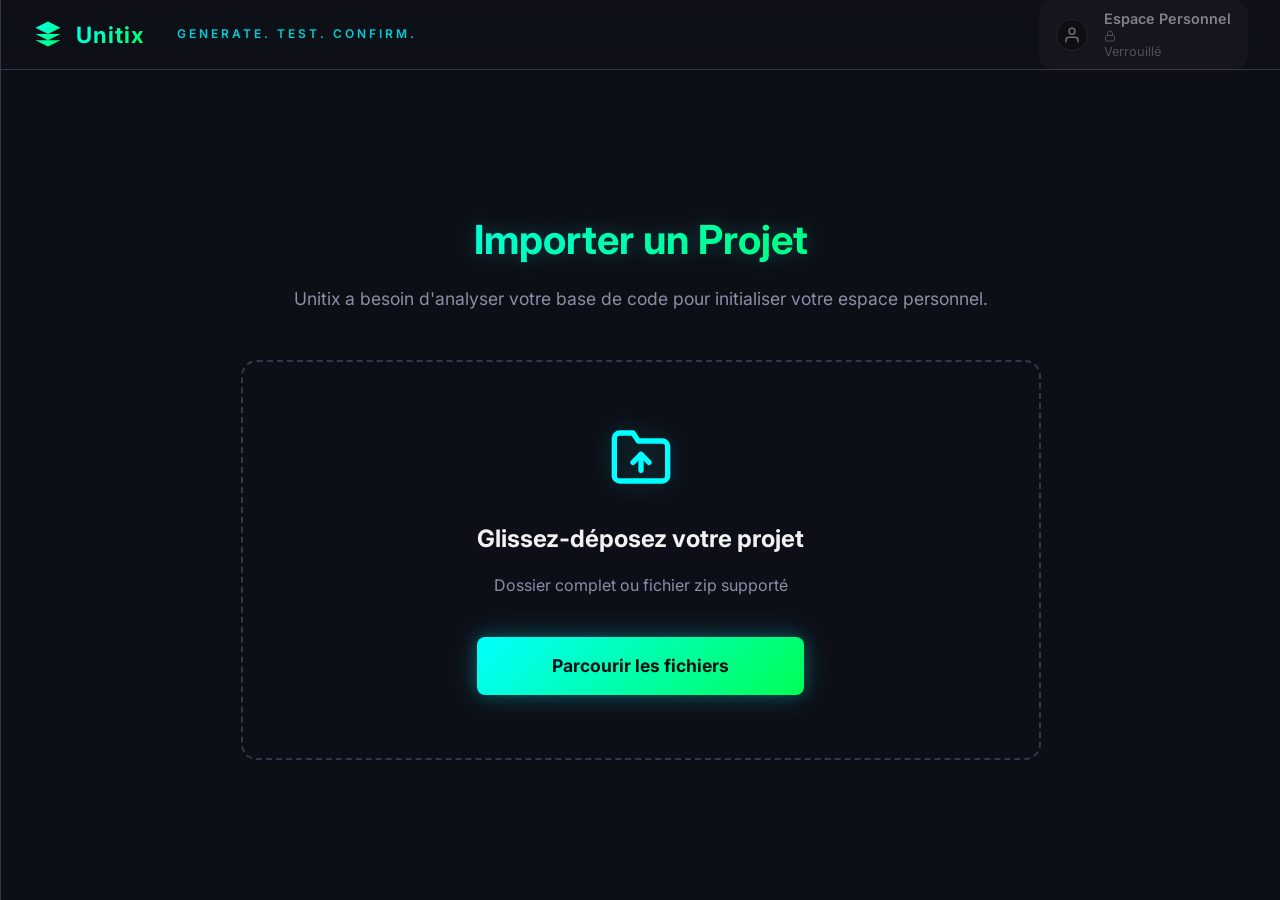
<file: index.html>
<!DOCTYPE html>
<html lang="fr">
<head>
    <meta charset="UTF-8">
    <meta name="viewport" content="width=device-width, initial-scale=1.0">
    <title>Unitix - Générateur de Tests</title>
    <meta name="description" content="Générez vos tests unitaires et d'intégration instantanément.">
    
    <!-- Polices -->
    <link rel="preconnect" href="https://fonts.googleapis.com">
    <link rel="preconnect" href="https://fonts.gstatic.com" crossorigin>
    <link href="https://fonts.googleapis.com/css2?family=Inter:wght@300;400;600;700&family=JetBrains+Mono:wght@400;700&display=swap" rel="stylesheet">
    
    <!-- CSS Modulaires -->
    <link rel="stylesheet" href="./css/variables.css">
    <link rel="stylesheet" href="./css/reset.css">
    <link rel="stylesheet" href="./css/base.css">
    <link rel="stylesheet" href="./css/layout.css">
    <link rel="stylesheet" href="./css/components/header.css">
    <link rel="stylesheet" href="./css/components/panels.css">
    <link rel="stylesheet" href="./css/components/controls.css">
    <link rel="stylesheet" href="./css/components/sidebar.css">
    <link rel="stylesheet" href="./css/pages/dashboard.css">
    <link rel="stylesheet" href="./css/pages/onboarding.css">
    <link rel="stylesheet" href="./css/components/tutorial.css">
    <link rel="stylesheet" href="./css/animations.css">
</head>
<body>
    <!-- TUTORIAL ELEMENTS (Cachés par défaut) -->
    <div class="tutorial-overlay hidden" id="tutorial-overlay"></div>
    <div class="tutorial-popover hidden" id="tutorial-popover">
        <div class="tutorial-header">
            <h3 id="tutorial-title">Titre</h3>
            <span id="tutorial-step" class="tutorial-step-badge">1/4</span>
        </div>
        <p id="tutorial-desc">Description</p>
        <div class="tutorial-actions">
            <button class="btn-skip" id="tutorial-btn-skip">Passer</button>
            <button class="btn-next" id="tutorial-btn-next">Suivant</button>
        </div>
    </div>

    <div class="app-container">
        <!-- SIDEBAR ESPACE PERSONNEL -->
        <aside id="sidebar" class="sidebar">
            <div class="sidebar-header">
                <h3>Tableau de Bord</h3>
                <button id="close-sidebar" class="icon-btn">
                    <svg viewBox="0 0 24 24" width="20" height="20" stroke="currentColor" stroke-width="2" fill="none" stroke-linecap="round" stroke-linejoin="round"><line x1="18" y1="6" x2="6" y2="18"></line><line x1="6" y1="6" x2="18" y2="18"></line></svg>
                </button>
            </div>
            <nav class="sidebar-nav" id="sidebar-nav">
                <a href="#" class="nav-item active" data-view="dashboard">
                    <svg viewBox="0 0 24 24" width="18" height="18" stroke="currentColor" stroke-width="2" fill="none"><rect x="3" y="3" width="7" height="7"></rect><rect x="14" y="3" width="7" height="7"></rect><rect x="14" y="14" width="7" height="7"></rect><rect x="3" y="14" width="7" height="7"></rect></svg>
                    <span class="nav-text">Vue d'ensemble</span>
                </a>
                <a href="#" class="nav-item" data-view="generator">
                    <svg viewBox="0 0 24 24" width="18" height="18" stroke="currentColor" stroke-width="2" fill="none"><polygon points="13 2 3 14 12 14 11 22 21 10 12 10 13 2"></polygon></svg>
                    <span class="nav-text">Générateur</span>
                </a>
                <a href="#" class="nav-item" data-view="history">
                    <svg viewBox="0 0 24 24" width="18" height="18" stroke="currentColor" stroke-width="2" fill="none"><polyline points="22 12 18 12 15 21 9 3 6 12 2 12"></polyline></svg>
                    <span class="nav-text">Historique des Tests</span>
                </a>
                <a href="#" class="nav-item" data-view="architecture">
                    <svg viewBox="0 0 24 24" width="18" height="18" stroke="currentColor" stroke-width="2" fill="none"><polygon points="12 2 2 7 12 12 22 7 12 2"></polygon><polyline points="2 17 12 22 22 17"></polyline><polyline points="2 12 12 17 22 12"></polyline></svg>
                    <span class="nav-text">Architecture Projet</span>
                </a>
                <a href="#" class="nav-item" data-view="templates">
                    <svg viewBox="0 0 24 24" width="18" height="18" stroke="currentColor" stroke-width="2" fill="none"><path d="M12 20h9"></path><path d="M16.5 3.5a2.121 2.121 0 0 1 3 3L7 19l-4 1 1-4L16.5 3.5z"></path></svg>
                    <span class="nav-text">Templates Perso</span>
                </a>
                <a href="#" class="nav-item" data-view="settings">
                    <svg viewBox="0 0 24 24" width="18" height="18" stroke="currentColor" stroke-width="2" fill="none"><circle cx="12" cy="12" r="3"></circle><path d="M19.4 15a1.65 1.65 0 0 0 .33 1.82l.06.06a2 2 0 0 1 0 2.83 2 2 0 0 1-2.83 0l-.06-.06a1.65 1.65 0 0 0-1.82-.33 1.65 1.65 0 0 0-1 1.51V21a2 2 0 0 1-2 2 2 2 0 0 1-2-2v-.09A1.65 1.65 0 0 0 9 19.4a1.65 1.65 0 0 0-1.82.33l-.06.06a2 2 0 0 1-2.83 0 2 2 0 0 1 0-2.83l.06-.06a1.65 1.65 0 0 0 .33-1.82 1.65 1.65 0 0 0-1.51-1H3a2 2 0 0 1-2-2 2 2 0 0 1 2-2h.09A1.65 1.65 0 0 0 4.6 9a1.65 1.65 0 0 0-.33-1.82l-.06-.06a2 2 0 0 1 0-2.83 2 2 0 0 1 2.83 0l.06.06a1.65 1.65 0 0 0 1.82.33H9a1.65 1.65 0 0 0 1-1.51V3a2 2 0 0 1 2-2 2 2 0 0 1 2 2v.09a1.65 1.65 0 0 0 1 1.51 1.65 1.65 0 0 0 1.82-.33l.06-.06a2 2 0 0 1 2.83 0 2 2 0 0 1 0 2.83l-.06.06a1.65 1.65 0 0 0-.33 1.82V9a1.65 1.65 0 0 0 1.51 1H21a2 2 0 0 1 2 2 2 2 0 0 1-2 2h-.09a1.65 1.65 0 0 0-1.51 1z"></path></svg>
                    <span class="nav-text">Paramètres</span>
                </a>
                
                <div style="flex: 1;"></div>
                
                <a href="login.html" class="nav-item" style="color: #ff6b6b; border-top: 1px solid var(--border-light); margin-top: 1rem;">
                    <svg viewBox="0 0 24 24" width="18" height="18" stroke="currentColor" stroke-width="2" fill="none"><path d="M9 21H5a2 2 0 0 1-2-2V5a2 2 0 0 1 2-2h4"></path><polyline points="16 17 21 12 16 7"></polyline><line x1="21" y1="12" x2="9" y2="12"></line></svg>
                    <span class="nav-text">Déconnexion</span>
                </a>
            </nav>
        </aside>

        <!-- MAIN CONTENT WRAPPER -->
        <div class="main-content">
            <!-- HEADER -->
        <header class="app-header">
            <div class="header-left">
                <div class="logo-container" id="app-logo-btn" style="cursor: pointer;">
                    <div class="logo-icon"></div>
                    <h1 class="logo-text">Unitix</h1>
                </div>
                <p class="slogan">GENERATE. TEST. CONFIRM.</p>
            </div>
            
            <div class="header-right">
                <div class="project-selector-wrapper hidden" id="project-selector-wrapper">
                    <svg viewBox="0 0 24 24" width="16" height="16" stroke="var(--neon-cyan)" stroke-width="2" fill="none" class="folder-icon"><path d="M22 19a2 2 0 0 1-2 2H4a2 2 0 0 1-2-2V5a2 2 0 0 1 2-2h5l2 3h9a2 2 0 0 1 2 2z"></path></svg>
                    <select id="project-selector" class="project-select">
                        <option value="ecommerce">E-commerce App</option>
                        <option value="admin">Admin Dashboard</option>
                        <option value="new">➕ Importer un nouveau projet...</option>
                    </select>
                </div>
                
                <div class="user-profile locked" id="user-profile-btn">
                    <div class="avatar">
                        <svg viewBox="0 0 24 24" fill="none" stroke="currentColor" stroke-width="2" stroke-linecap="round" stroke-linejoin="round"><path d="M20 21v-2a4 4 0 0 0-4-4H8a4 4 0 0 0-4 4v2"></path><circle cx="12" cy="7" r="4"></circle></svg>
                    </div>
                    <div class="user-info">
                        <span class="user-name">Espace Personnel</span>
                        <span class="user-role" id="profile-status"><svg viewBox="0 0 24 24" width="12" height="12" stroke="currentColor" stroke-width="2" fill="none" style="vertical-align: middle; margin-right: 4px;"><rect x="3" y="11" width="18" height="11" rx="2" ry="2"></rect><path d="M7 11V7a5 5 0 0 1 10 0v4"></path></svg>Verrouillé</span>
                    </div>
                </div>
            </div>
        </header>

        <!-- MAIN WORKSPACE -->
        <main class="workspace" id="app-content">
            
            <!-- VUE: ONBOARDING (ACTIVE PAR DEFAUT) -->
            <section class="view-section active-view" id="view-onboarding">
                <div class="onboarding-container">
                    <div class="onboarding-header">
                        <h2>Importer un Projet</h2>
                        <p>Unitix a besoin d'analyser votre base de code pour initialiser votre espace personnel.</p>
                    </div>
                    
                    <div class="huge-upload-zone" id="project-upload-zone">
                        <div class="upload-content">
                            <svg viewBox="0 0 24 24" fill="none" stroke="currentColor" stroke-width="2" stroke-linecap="round" stroke-linejoin="round" class="upload-icon-large"><path d="M22 19a2 2 0 0 1-2 2H4a2 2 0 0 1-2-2V5a2 2 0 0 1 2-2h5l2 3h9a2 2 0 0 1 2 2z"></path><line x1="12" y1="11" x2="12" y2="17"></line><polyline points="9 14 12 11 15 14"></polyline></svg>
                            <h3>Glissez-déposez votre projet</h3>
                            <p>Dossier complet ou fichier zip supporté</p>
                            <button class="glow-button" style="margin-top: 1.5rem;">Parcourir les fichiers</button>
                        </div>
                        
                        <!-- Écran de chargement (caché par défaut) -->
                        <div class="analysis-loader hidden">
                            <div class="spinner-large"></div>
                            <h3 id="analysis-step-text">Lecture des fichiers...</h3>
                            <p class="analysis-subtext">Veuillez patienter pendant que Unitix cartographie l'architecture.</p>
                        </div>
                    </div>
                </div>
            </section>

            <!-- VUE: DASHBOARD -->
            <section class="view-section hidden-view" id="view-dashboard">
                <div class="dashboard-header">
                    <h2>Vue d'ensemble</h2>
                    <p>Bienvenue sur Unitix. Voici un résumé de vos tests récents.</p>
                </div>
                <div class="stat-cards">
                    <div class="stat-card">
                        <h3>Tests Générés (Ce Mois)</h3>
                        <p class="stat-value">1,248</p>
                        <span class="stat-trend positive">↑ 12% vs mois dernier</span>
                    </div>
                    <div class="stat-card">
                        <h3>Taux de Couverture (Est.)</h3>
                        <p class="stat-value">84%</p>
                        <span class="stat-trend positive">↑ 5% vs mois dernier</span>
                    </div>
                    <div class="stat-card">
                        <h3>Temps Gagné</h3>
                        <p class="stat-value">42h</p>
                        <span class="stat-trend neutral">-</span>
                    </div>
                </div>
                <div class="dashboard-placeholder">
                    <svg viewBox="0 0 24 24" width="48" height="48" stroke="currentColor" stroke-width="1" fill="none"><polyline points="22 12 18 12 15 21 9 3 6 12 2 12"></polyline></svg>
                    <p>Graphique de génération de tests à venir...</p>
                </div>
            </section>

            <!-- VUE: GENERATOR -->
            <section class="view-section hidden-view generator-layout" id="view-generator">
                <!-- PANNEAU GAUCHE: INPUT CODE -->
                <section class="panel input-panel">
                <div class="panel-header">
                    <div class="tabs">
                        <button class="tab-btn active" data-target="single-file">Fichier Unique</button>
                        <button class="tab-btn" data-target="project-mode">Projet Entier</button>
                    </div>
                    <span class="badge">JS / TS</span>
                </div>
                
                <div class="editor-container active-tab" id="single-file">
                    <textarea id="source-code" class="code-editor" spellcheck="false" placeholder="// Collez votre code ici...

function calculateTotal(price, taxRate) {
    if (price < 0 || taxRate < 0) {
        throw new Error('Invalid input');
    }
    return price + (price * taxRate);
}"></textarea>
                </div>
                
                <div class="editor-container hidden-tab" id="project-mode">
                    <div class="upload-zone">
                        <svg viewBox="0 0 24 24" fill="none" stroke="currentColor" stroke-width="2" stroke-linecap="round" stroke-linejoin="round" class="upload-icon"><path d="M22 19a2 2 0 0 1-2 2H4a2 2 0 0 1-2-2V5a2 2 0 0 1 2-2h5l2 3h9a2 2 0 0 1 2 2z"></path></svg>
                        <p>Glissez-déposez votre dossier de projet ici</p>
                        <span class="upload-or">ou</span>
                        <button class="outline-btn">Sélectionner un dossier</button>
                    </div>
                </div>
            </section>

            <!-- PANNEAU CENTRAL: CONFIGURATION -->
            <section class="panel config-panel">
                <div class="config-section">
                    <label for="framework-select">Framework</label>
                    <div class="select-wrapper">
                        <select id="framework-select" class="custom-select">
                            <option value="jest">Jest</option>
                            <option value="mocha">Mocha / Chai</option>
                            <option value="vitest">Vitest</option>
                            <option value="pytest">PyTest</option>
                        </select>
                    </div>
                </div>

                <div class="config-section">
                    <label>Type de Test</label>
                    <div class="radio-group">
                        <label class="radio-label">
                            <input type="radio" name="test-type" value="unit" checked>
                            <span class="radio-custom"></span>
                            Unitaire
                        </label>
                        <label class="radio-label">
                            <input type="radio" name="test-type" value="integration">
                            <span class="radio-custom"></span>
                            Intégration
                        </label>
                        <label class="radio-label">
                            <input type="radio" name="test-type" value="e2e">
                            <span class="radio-custom"></span>
                            E2E
                        </label>
                    </div>
                </div>

                <div class="action-container">
                    <button id="generate-btn" class="glow-button">
                        <span class="btn-text">Générer les Tests</span>
                        <div class="loader hidden"></div>
                    </button>
                </div>
                
                <!-- Shield Icon Decoration (referencing logo) -->
                <div class="shield-decoration">
                    <svg viewBox="0 0 24 24" class="check-icon" stroke="currentColor" stroke-width="3" fill="none" stroke-linecap="round" stroke-linejoin="round"><polyline points="20 6 9 17 4 12"></polyline></svg>
                </div>
            </section>

            <!-- PANNEAU DROITE: OUTPUT TEST -->
            <section class="panel output-panel">
                <div class="panel-header">
                    <h2>Tests Générés</h2>
                    <button id="copy-btn" class="icon-btn" title="Copier le code">
                        <svg viewBox="0 0 24 24" width="20" height="20" stroke="currentColor" stroke-width="2" fill="none" stroke-linecap="round" stroke-linejoin="round" class="css-i6dzq1"><rect x="9" y="9" width="13" height="13" rx="2" ry="2"></rect><path d="M5 15H4a2 2 0 0 1-2-2V4a2 2 0 0 1 2-2h9a2 2 0 0 1 2 2v1"></path></svg>
                    </button>
                </div>
                <div class="editor-container result-container">
                    <pre id="output-code" class="code-output"><code class="language-javascript">// Vos tests apparaîtront ici...</code></pre>
                </div>
            </section>
            </section> <!-- Fin de view-generator -->

            <!-- VUE: HISTORY -->
            <section class="view-section hidden-view" id="view-history">
                <h2>Historique des Tests</h2>
                <div class="table-container">
                    <table class="data-table">
                        <thead>
                            <tr>
                                <th>Date</th>
                                <th>Fichier / Projet</th>
                                <th>Framework</th>
                                <th>Type</th>
                                <th>Statut</th>
                            </tr>
                        </thead>
                        <tbody>
                            <tr>
                                <td>Aujourd'hui, 10:15</td>
                                <td><code>authService.js</code></td>
                                <td>Jest</td>
                                <td>Unitaire</td>
                                <td><span class="badge badge-success">Généré</span></td>
                            </tr>
                            <tr>
                                <td>Aujourd'hui, 09:30</td>
                                <td><code>api/routes</code></td>
                                <td>PyTest</td>
                                <td>Intégration</td>
                                <td><span class="badge badge-success">Généré</span></td>
                            </tr>
                            <tr>
                                <td>Hier, 15:45</td>
                                <td><code>CheckoutComponent.jsx</code></td>
                                <td>Vitest</td>
                                <td>Unitaire</td>
                                <td><span class="badge badge-error">Erreur</span></td>
                            </tr>
                        </tbody>
                    </table>
                </div>
            </section>

            <!-- VUE: ARCHITECTURE -->
            <section class="view-section hidden-view" id="view-architecture">
                <h2>Architecture du Projet</h2>
                <div class="tree-view">
                    <ul>
                        <li class="folder open">
                            <span class="node-title"><svg viewBox="0 0 24 24" width="16" height="16" stroke="currentColor" stroke-width="2" fill="none" class="folder-icon"><path d="M22 19a2 2 0 0 1-2 2H4a2 2 0 0 1-2-2V5a2 2 0 0 1 2-2h5l2 3h9a2 2 0 0 1 2 2z"></path></svg> src/</span>
                            <ul>
                                <li class="folder open">
                                    <span class="node-title"><svg viewBox="0 0 24 24" width="16" height="16" stroke="currentColor" stroke-width="2" fill="none" class="folder-icon"><path d="M22 19a2 2 0 0 1-2 2H4a2 2 0 0 1-2-2V5a2 2 0 0 1 2-2h5l2 3h9a2 2 0 0 1 2 2z"></path></svg> components/</span>
                                    <ul>
                                        <li class="file tested"><span class="node-title"><svg viewBox="0 0 24 24" width="16" height="16" stroke="currentColor" stroke-width="2" fill="none" class="file-icon"><path d="M13 2H6a2 2 0 0 0-2 2v16a2 2 0 0 0 2 2h12a2 2 0 0 0 2-2V9z"></path><polyline points="13 2 13 9 20 9"></polyline></svg> Button.jsx</span> <span class="coverage">100%</span></li>
                                        <li class="file untested"><span class="node-title"><svg viewBox="0 0 24 24" width="16" height="16" stroke="currentColor" stroke-width="2" fill="none" class="file-icon"><path d="M13 2H6a2 2 0 0 0-2 2v16a2 2 0 0 0 2 2h12a2 2 0 0 0 2-2V9z"></path><polyline points="13 2 13 9 20 9"></polyline></svg> Header.jsx</span> <span class="coverage">0%</span></li>
                                    </ul>
                                </li>
                                <li class="folder">
                                    <span class="node-title"><svg viewBox="0 0 24 24" width="16" height="16" stroke="currentColor" stroke-width="2" fill="none" class="folder-icon"><path d="M22 19a2 2 0 0 1-2 2H4a2 2 0 0 1-2-2V5a2 2 0 0 1 2-2h5l2 3h9a2 2 0 0 1 2 2z"></path></svg> utils/</span>
                                    <ul>
                                        <li class="file tested"><span class="node-title"><svg viewBox="0 0 24 24" width="16" height="16" stroke="currentColor" stroke-width="2" fill="none" class="file-icon"><path d="M13 2H6a2 2 0 0 0-2 2v16a2 2 0 0 0 2 2h12a2 2 0 0 0 2-2V9z"></path><polyline points="13 2 13 9 20 9"></polyline></svg> math.js</span> <span class="coverage">100%</span></li>
                                    </ul>
                                </li>
                            </ul>
                        </li>
                    </ul>
                </div>
            </section>

            <!-- VUE: TEMPLATES -->
            <section class="view-section hidden-view" id="view-templates">
                <h2>Templates Personnalisés</h2>
                <div class="panel">
                    <textarea class="code-editor" style="height: 300px;">// Définissez vos règles globales de mocks ici
export const globalMocks = {
    'axios': () => ({
        get: vi.fn(),
        post: vi.fn()
    })
};</textarea>
                    <button class="glow-button" style="margin-top: 1rem;">Sauvegarder les templates</button>
                </div>
            </section>

            <!-- VUE: SETTINGS -->
            <section class="view-section hidden-view" id="view-settings">
                <h2>Paramètres</h2>
                <form class="settings-form panel">
                    <div class="input-group">
                        <label>Framework par défaut</label>
                        <select class="custom-select">
                            <option>Jest</option>
                            <option>Vitest</option>
                            <option>PyTest</option>
                        </select>
                    </div>
                    <div class="input-group" style="margin-top: 1rem;">
                        <label>Thème</label>
                        <select class="custom-select">
                            <option>Sombre (Néon)</option>
                            <option>Clair</option>
                        </select>
                    </div>
                    <button class="glow-button" style="margin-top: 2rem;">Appliquer</button>
                </form>
            </section>

        </main>
        </div>
    </div>

    <!-- Scripts Modulaires -->
    <script type="module" src="./js/main.js"></script>
</body>
</html>
</file>
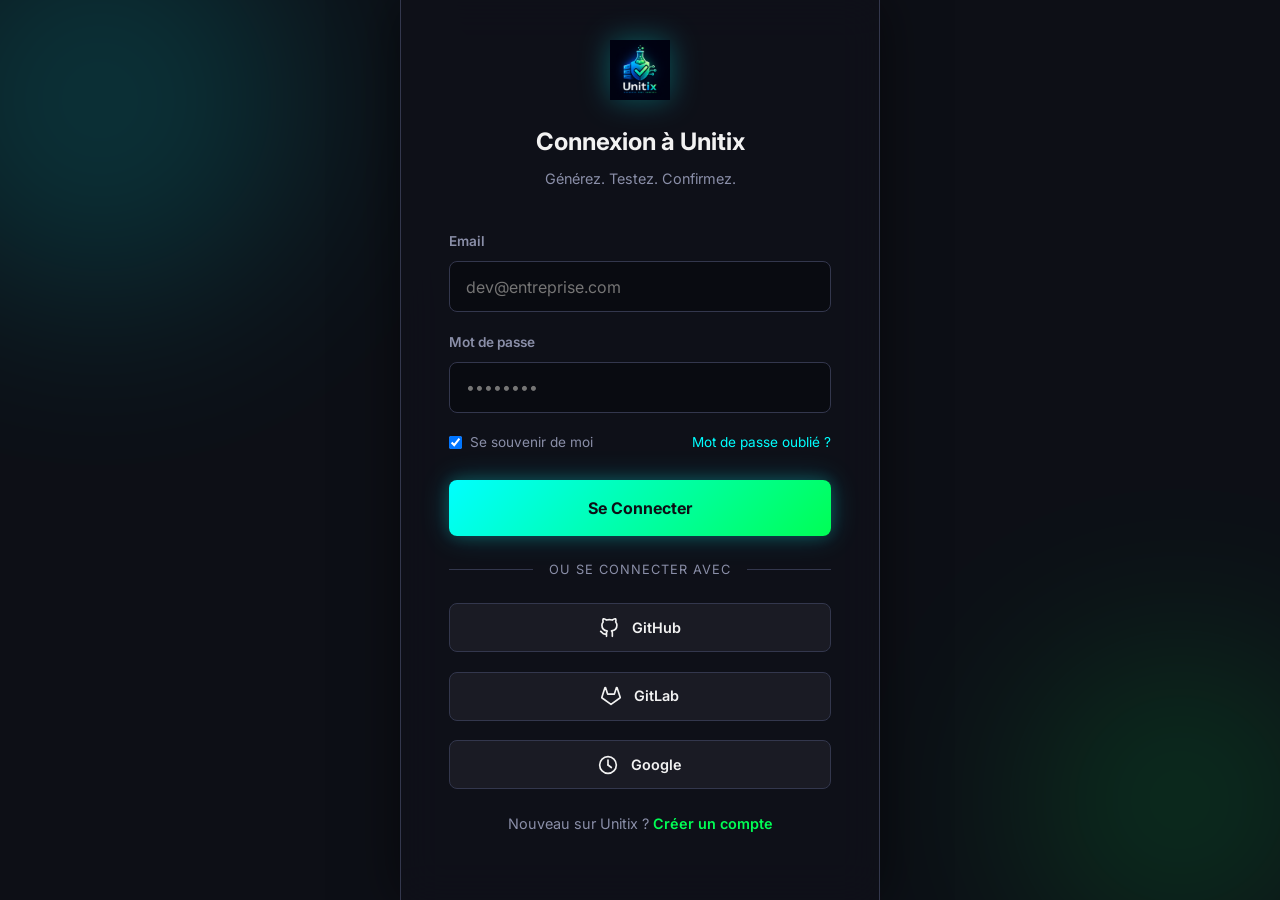
<file: login.html>
<!DOCTYPE html>
<html lang="fr">
<head>
    <meta charset="UTF-8">
    <meta name="viewport" content="width=device-width, initial-scale=1.0">
    <title>Authentification - Unitix</title>
    <meta name="description" content="Connectez-vous ou inscrivez-vous à Unitix.">
    
    <link rel="preconnect" href="https://fonts.googleapis.com">
    <link rel="preconnect" href="https://fonts.gstatic.com" crossorigin>
    <link href="https://fonts.googleapis.com/css2?family=Inter:wght@300;400;600;700&display=swap" rel="stylesheet">
    
    <link rel="stylesheet" href="./css/variables.css">
    <link rel="stylesheet" href="./css/reset.css">
    <link rel="stylesheet" href="./css/base.css">
    <link rel="stylesheet" href="./css/pages/login.css">
    <link rel="stylesheet" href="./css/animations.css">
    <style>
        .hidden-view { display: none !important; }
    </style>
</head>
<body>
    <div class="auth-wrapper">
        <div class="auth-background-effects">
            <div class="glow-orb orb-1"></div>
            <div class="glow-orb orb-2"></div>
        </div>

        <div class="auth-card">
            <div class="auth-header">
                <img src="./assets/logo.png" alt="Unitix Logo" class="auth-logo">
                <h2 id="auth-title">Connexion à Unitix</h2>
                <p id="auth-subtitle">Générez. Testez. Confirmez.</p>
            </div>
            
            <!-- VUE DE CONNEXION -->
            <div id="login-view">
                <form class="auth-form" action="index.html">
                    <div class="input-group">
                        <label for="email">Email</label>
                        <input type="email" id="email" placeholder="dev@entreprise.com" required>
                    </div>
                    <div class="input-group">
                        <label for="password">Mot de passe</label>
                        <input type="password" id="password" placeholder="••••••••" required>
                    </div>
                    
                    <div class="form-options">
                        <label class="remember-me">
                            <input type="checkbox" checked> Se souvenir de moi
                        </label>
                        <a href="#" class="forgot-pass">Mot de passe oublié ?</a>
                    </div>

                    <button type="submit" class="submit-btn glow-button">
                        <span class="btn-text">Se Connecter</span>
                    </button>
                </form>

                <div class="auth-separator">
                    <span>ou se connecter avec</span>
                </div>
                
                <div class="auth-providers">
                    <button class="provider-btn github">
                        <svg viewBox="0 0 24 24" width="20" height="20" stroke="currentColor" stroke-width="2" fill="none" stroke-linecap="round" stroke-linejoin="round"><path d="M9 19c-5 1.5-5-2.5-7-3m14 6v-3.87a3.37 3.37 0 0 0-.94-2.61c3.14-.35 6.44-1.54 6.44-7A5.44 5.44 0 0 0 20 4.77 5.07 5.07 0 0 0 19.91 1S18.73.65 16 2.48a13.38 13.38 0 0 0-7 0C6.27.65 5.09 1 5.09 1A5.07 5.07 0 0 0 5 4.77a5.44 5.44 0 0 0-1.5 3.78c0 5.42 3.3 6.61 6.44 7A3.37 3.37 0 0 0 9 18.13V22"></path></svg>
                        GitHub
                    </button>
                    <button class="provider-btn gitlab">
                        <svg viewBox="0 0 24 24" width="20" height="20" stroke="currentColor" stroke-width="2" fill="none" stroke-linecap="round" stroke-linejoin="round"><path d="M22.65 14.39L12 22.13 1.35 14.39a.84.84 0 0 1-.3-.94l1.22-3.78 2.44-7.51A.42.42 0 0 1 4.82 2a.43.43 0 0 1 .58 0 .42.42 0 0 1 .11.18l2.44 7.49h8.1l2.44-7.51A.42.42 0 0 1 18.6 2a.43.43 0 0 1 .58 0 .42.42 0 0 1 .11.18l2.44 7.51L23 13.45a.84.84 0 0 1-.35.94z"></path></svg>
                        GitLab
                    </button>
                    <button class="provider-btn google">
                        <svg viewBox="0 0 24 24" width="20" height="20" stroke="currentColor" stroke-width="2" fill="none" stroke-linecap="round" stroke-linejoin="round"><circle cx="12" cy="12" r="10"></circle><path d="M12 12v-6"></path><path d="M12 12l4 3"></path></svg>
                        Google
                    </button>
                </div>
                
                <p class="auth-footer">
                    Nouveau sur Unitix ? <a href="#" id="go-to-signup">Créer un compte</a>
                </p>
            </div>

            <!-- VUE D'INSCRIPTION -->
            <div id="signup-view" class="hidden-view">
                <form class="auth-form" action="index.html">
                    <div class="input-group">
                        <label for="signup-name">Nom complet</label>
                        <input type="text" id="signup-name" placeholder="John Doe" required>
                    </div>
                    <div class="input-group">
                        <label for="signup-email">Email</label>
                        <input type="email" id="signup-email" placeholder="dev@entreprise.com" required>
                    </div>
                    <div class="input-group">
                        <label for="signup-password">Mot de passe</label>
                        <input type="password" id="signup-password" placeholder="••••••••" required>
                    </div>

                    <button type="submit" class="submit-btn glow-button">
                        <span class="btn-text">S'inscrire</span>
                    </button>
                </form>

                <div class="auth-separator">
                    <span>ou s'inscrire avec</span>
                </div>
                
                <div class="auth-providers">
                    <button class="provider-btn github">
                        <svg viewBox="0 0 24 24" width="20" height="20" stroke="currentColor" stroke-width="2" fill="none" stroke-linecap="round" stroke-linejoin="round"><path d="M9 19c-5 1.5-5-2.5-7-3m14 6v-3.87a3.37 3.37 0 0 0-.94-2.61c3.14-.35 6.44-1.54 6.44-7A5.44 5.44 0 0 0 20 4.77 5.07 5.07 0 0 0 19.91 1S18.73.65 16 2.48a13.38 13.38 0 0 0-7 0C6.27.65 5.09 1 5.09 1A5.07 5.07 0 0 0 5 4.77a5.44 5.44 0 0 0-1.5 3.78c0 5.42 3.3 6.61 6.44 7A3.37 3.37 0 0 0 9 18.13V22"></path></svg>
                        GitHub
                    </button>
                    <button class="provider-btn gitlab">
                        <svg viewBox="0 0 24 24" width="20" height="20" stroke="currentColor" stroke-width="2" fill="none" stroke-linecap="round" stroke-linejoin="round"><path d="M22.65 14.39L12 22.13 1.35 14.39a.84.84 0 0 1-.3-.94l1.22-3.78 2.44-7.51A.42.42 0 0 1 4.82 2a.43.43 0 0 1 .58 0 .42.42 0 0 1 .11.18l2.44 7.49h8.1l2.44-7.51A.42.42 0 0 1 18.6 2a.43.43 0 0 1 .58 0 .42.42 0 0 1 .11.18l2.44 7.51L23 13.45a.84.84 0 0 1-.35.94z"></path></svg>
                        GitLab
                    </button>
                    <button class="provider-btn google">
                        <svg viewBox="0 0 24 24" width="20" height="20" stroke="currentColor" stroke-width="2" fill="none" stroke-linecap="round" stroke-linejoin="round"><circle cx="12" cy="12" r="10"></circle><path d="M12 12v-6"></path><path d="M12 12l4 3"></path></svg>
                        Google
                    </button>
                </div>
                
                <p class="auth-footer">
                    Déjà un compte ? <a href="#" id="go-to-login">Se connecter</a>
                </p>
            </div>
            
        </div>
    </div>

    <script>
        // Logique simple pour basculer entre Inscription et Connexion
        const loginView = document.getElementById('login-view');
        const signupView = document.getElementById('signup-view');
        const authTitle = document.getElementById('auth-title');
        const authSubtitle = document.getElementById('auth-subtitle');
        
        document.getElementById('go-to-signup').addEventListener('click', (e) => {
            e.preventDefault();
            loginView.classList.add('hidden-view');
            signupView.classList.remove('hidden-view');
            authTitle.textContent = "Inscription à Unitix";
            authSubtitle.textContent = "Rejoignez le laboratoire de tests.";
        });

        document.getElementById('go-to-login').addEventListener('click', (e) => {
            e.preventDefault();
            signupView.classList.add('hidden-view');
            loginView.classList.remove('hidden-view');
            authTitle.textContent = "Connexion à Unitix";
            authSubtitle.textContent = "Générez. Testez. Confirmez.";
        });
    </script>
</body>
</html>
</file>
<file: css/variables.css>
:root {
    /* Colors based on Unitix Logo */
    --bg-dark: hsl(230, 25%, 7%);
    --bg-panel: hsl(230, 20%, 12%);
    --bg-input: hsl(230, 15%, 8%);
    
    --neon-cyan: hsl(180, 100%, 50%);
    --neon-green: hsl(140, 100%, 50%);
    --neon-cyan-dim: hsla(180, 100%, 50%, 0.2);
    --neon-green-dim: hsla(140, 100%, 50%, 0.2);
    
    --text-main: hsl(0, 0%, 95%);
    --text-muted: hsl(230, 15%, 60%);
    --text-code: hsl(150, 80%, 70%);
    
    --border-color: hsla(180, 100%, 50%, 0.2);
    --border-light: hsla(230, 20%, 25%, 1);

    /* Gradients */
    --gradient-logo: linear-gradient(135deg, var(--neon-cyan), var(--neon-green));
    --gradient-glow: linear-gradient(90deg, var(--neon-cyan), var(--neon-green), var(--neon-cyan));

    /* Typography */
    --font-sans: 'Inter', -apple-system, BlinkMacSystemFont, 'Segoe UI', Roboto, Helvetica, Arial, sans-serif;
    --font-mono: 'JetBrains Mono', 'Courier New', Courier, monospace;

    /* Shadows & Glows */
    --glow-cyan: 0 0 15px var(--neon-cyan-dim), 0 0 30px var(--neon-cyan-dim);
    --glow-green: 0 0 15px var(--neon-green-dim), 0 0 30px var(--neon-green-dim);
    --shadow-panel: 0 10px 30px rgba(0, 0, 0, 0.5);
    
    /* Metrics */
    --radius-sm: 4px;
    --radius-md: 8px;
    --radius-lg: 16px;
    --transition-fast: 0.2s ease;
    --transition-base: 0.3s ease;
}
</file>
<file: css/base.css>
body {
    background-color: var(--bg-dark);
    color: var(--text-main);
    font-family: var(--font-sans);
    overflow: hidden; /* Prevent scrolling on main window for app-like feel */
}

a {
    color: var(--neon-cyan);
    text-decoration: none;
}

button {
    cursor: pointer;
    border: none;
    background: none;
}

/* Scrollbar styling */
::-webkit-scrollbar {
    width: 8px;
    height: 8px;
}

::-webkit-scrollbar-track {
    background: var(--bg-panel);
}

::-webkit-scrollbar-thumb {
    background: var(--border-light);
    border-radius: var(--radius-md);
}

::-webkit-scrollbar-thumb:hover {
    background: var(--text-muted);
}
</file>
<file: css/layout.css>
.app-container {
    display: flex;
    flex-direction: row; /* Modifié pour sidebar à gauche */
    height: 100vh;
    width: 100vw;
    overflow: hidden;
}

.main-content {
    flex: 1;
    display: flex;
    flex-direction: column;
    height: 100%;
    overflow: hidden;
    position: relative;
    transition: margin-left var(--transition-base);
}

.workspace {
    display: flex;
    flex: 1;
    overflow: hidden;
    padding: 1rem;
    gap: 1rem;
}

.panel {
    background-color: var(--bg-panel);
    border: 1px solid var(--border-light);
    border-radius: var(--radius-lg);
    box-shadow: var(--shadow-panel);
    display: flex;
    flex-direction: column;
    overflow: hidden;
}

.input-panel {
    flex: 1.5;
}

.config-panel {
    flex: 1;
    min-width: 300px;
    max-width: 400px;
    background: linear-gradient(180deg, var(--bg-panel) 0%, var(--bg-dark) 100%);
    border-color: var(--border-color);
}

.output-panel {
    flex: 1.5;
}

@media (max-width: 1024px) {
    .workspace {
        flex-direction: column;
        overflow-y: auto;
    }
    .panel {
        min-height: 400px;
    }
    body {
        overflow: auto;
    }
}
</file>
<file: css/components/header.css>
.app-header {
    height: 70px;
    display: flex;
    align-items: center;
    justify-content: space-between;
    padding: 0 2rem;
    border-bottom: 1px solid var(--border-light);
    background-color: rgba(15, 17, 26, 0.8);
    backdrop-filter: blur(10px);
}

.header-left {
    display: flex;
    align-items: center;
    gap: 2rem;
}

.header-right {
    display: flex;
    align-items: center;
    gap: 1.5rem;
}

.logo-container {
    display: flex;
    align-items: center;
    gap: 0.8rem;
}

.logo-icon {
    width: 30px;
    height: 30px;
    background: var(--gradient-logo);
    mask: url('data:image/svg+xml;utf8,<svg viewBox="0 0 24 24" xmlns="http://www.w3.org/2000/svg"><path d="M12 2L2 7l10 5 10-5-10-5zM2 17l10 5 10-5M2 12l10 5 10-5" fill="white"/></svg>') center/contain no-repeat;
    -webkit-mask: url('data:image/svg+xml;utf8,<svg viewBox="0 0 24 24" xmlns="http://www.w3.org/2000/svg"><path d="M12 2L2 7l10 5 10-5-10-5zM2 17l10 5 10-5M2 12l10 5 10-5" fill="white"/></svg>') center/contain no-repeat;
    filter: drop-shadow(0 0 5px var(--neon-cyan));
}

.logo-text {
    font-size: 1.4rem;
    font-weight: 700;
    letter-spacing: 1px;
    background: var(--gradient-logo);
    -webkit-background-clip: text;
    -webkit-text-fill-color: transparent;
}

.slogan {
    font-size: 0.75rem;
    font-weight: 600;
    letter-spacing: 3px;
    color: var(--neon-cyan);
    text-transform: uppercase;
    opacity: 0.8;
}

.user-profile {
    display: flex;
    align-items: center;
    gap: 1rem;
    padding: 0.5rem 1rem;
    background: rgba(255, 255, 255, 0.05);
    border: 1px solid var(--border-light);
    border-radius: var(--radius-lg);
    cursor: pointer;
    transition: var(--transition-fast);
}

.user-profile:hover {
    background: rgba(255, 255, 255, 0.1);
    border-color: var(--neon-cyan-dim);
}

.avatar {
    width: 32px;
    height: 32px;
    background: var(--bg-dark);
    border-radius: 50%;
    display: flex;
    justify-content: center;
    align-items: center;
    color: var(--neon-cyan);
    border: 1px solid var(--neon-cyan-dim);
}

.avatar svg {
    width: 18px;
    height: 18px;
}

.user-info {
    display: flex;
    flex-direction: column;
}

.user-name {
    font-size: 0.9rem;
    font-weight: 600;
}

.user-role {
    font-size: 0.8rem;
    color: var(--text-muted);
}

/* Project Selector Styles */
.project-selector-wrapper {
    display: flex;
    align-items: center;
    gap: 0.5rem;
    background: rgba(15, 17, 26, 0.6);
    border: 1px solid var(--border-light);
    border-radius: var(--radius-md);
    padding: 0.2rem 0.5rem 0.2rem 1rem;
    transition: var(--transition-base);
}

.project-selector-wrapper:hover {
    border-color: var(--neon-cyan);
    box-shadow: 0 0 10px rgba(0, 255, 255, 0.1);
}

.project-select {
    background: transparent;
    border: none;
    color: var(--text-main);
    font-weight: 600;
    font-size: 0.9rem;
    padding: 0.5rem 2rem 0.5rem 0;
    cursor: pointer;
    min-width: 180px;
}

.project-select:focus {
    outline: none;
    box-shadow: none;
}

.project-select option {
    background: var(--bg-dark);
    color: var(--text-main);
}

.project-selector-wrapper.hidden {
    display: none;
}
</file>
<file: css/components/panels.css>
.panel-header {
    display: flex;
    justify-content: space-between;
    align-items: center;
    padding: 1rem 1.5rem;
    border-bottom: 1px solid var(--border-light);
    background-color: rgba(0, 0, 0, 0.2);
}

.tabs {
    display: flex;
    gap: 1rem;
}

.tab-btn {
    background: transparent;
    color: var(--text-muted);
    border: none;
    font-size: 0.9rem;
    font-weight: 600;
    padding: 0.5rem 0;
    cursor: pointer;
    position: relative;
    transition: var(--transition-fast);
}

.tab-btn:hover {
    color: var(--text-main);
}

.tab-btn.active {
    color: var(--neon-cyan);
}

.tab-btn.active::after {
    content: '';
    position: absolute;
    bottom: -1rem;
    left: 0;
    width: 100%;
    height: 2px;
    background: var(--neon-cyan);
    box-shadow: 0 0 10px var(--neon-cyan-dim);
}

.panel-header h2 {
    font-size: 1rem;
    font-weight: 600;
    color: var(--text-muted);
}

.badge {
    font-size: 0.75rem;
    padding: 0.2rem 0.5rem;
    background: var(--neon-cyan-dim);
    color: var(--neon-cyan);
    border-radius: var(--radius-sm);
    border: 1px solid var(--border-color);
}

.editor-container {
    flex: 1;
    position: relative;
    padding: 1rem;
    background-color: var(--bg-input);
}

.code-editor, .code-output {
    width: 100%;
    height: 100%;
    background: transparent;
    border: none;
    color: var(--text-code);
    font-family: var(--font-mono);
    font-size: 0.9rem;
    resize: none;
    outline: none;
}

.code-output {
    overflow-y: auto;
    margin: 0;
}

.icon-btn {
    color: var(--text-muted);
    transition: var(--transition-fast);
    padding: 0.5rem;
    border-radius: var(--radius-md);
}

.icon-btn:hover {
    color: var(--neon-cyan);
    background: var(--neon-cyan-dim);
}

/* Tabs and Upload Zone */
.hidden-tab {
    display: none !important;
}

.upload-zone {
    height: 100%;
    display: flex;
    flex-direction: column;
    align-items: center;
    justify-content: center;
    gap: 1rem;
    border: 2px dashed var(--border-light);
    border-radius: var(--radius-md);
    background: rgba(0,0,0,0.2);
    transition: var(--transition-fast);
    padding: 2rem;
    text-align: center;
    color: var(--text-muted);
}

.upload-zone:hover {
    border-color: var(--neon-cyan-dim);
    background: rgba(0, 255, 255, 0.02);
}

.upload-icon {
    width: 48px;
    height: 48px;
    color: var(--neon-cyan);
    margin-bottom: 1rem;
    filter: drop-shadow(0 0 10px var(--neon-cyan-dim));
}

.upload-or {
    font-size: 0.8rem;
    text-transform: uppercase;
    letter-spacing: 1px;
}

.outline-btn {
    padding: 0.8rem 1.5rem;
    border: 1px solid var(--neon-cyan);
    color: var(--neon-cyan);
    border-radius: var(--radius-md);
    font-weight: 600;
    transition: var(--transition-fast);
}

.outline-btn:hover {
    background: var(--neon-cyan-dim);
    box-shadow: 0 0 15px var(--neon-cyan-dim);
}
</file>
<file: css/components/controls.css>
.config-panel {
    padding: 2rem;
    display: flex;
    flex-direction: column;
    gap: 2rem;
    align-items: center;
}

.config-section {
    width: 100%;
    display: flex;
    flex-direction: column;
    gap: 0.5rem;
}

.config-section label {
    font-size: 0.9rem;
    font-weight: 600;
    color: var(--text-muted);
}

.select-wrapper {
    position: relative;
}

.custom-select {
    width: 100%;
    padding: 0.8rem 1rem;
    background: rgba(0, 0, 0, 0.3) url('data:image/svg+xml;utf8,<svg viewBox="0 0 24 24" xmlns="http://www.w3.org/2000/svg" fill="none" stroke="%237a82a6" stroke-width="2" stroke-linecap="round" stroke-linejoin="round"><polyline points="6 9 12 15 18 9"></polyline></svg>') no-repeat right 1rem center;
    background-size: 1.2em;
    border: 1px solid var(--border-light);
    border-radius: var(--radius-md);
    color: var(--text-main);
    appearance: none;
    cursor: pointer;
    transition: var(--transition-fast);
}

.custom-select:focus {
    border-color: var(--neon-cyan);
    outline: none;
    box-shadow: 0 0 0 2px var(--neon-cyan-dim);
}



.radio-group {
    display: flex;
    flex-direction: column;
    gap: 0.8rem;
}

.radio-label {
    display: flex;
    align-items: center;
    gap: 0.8rem;
    cursor: pointer;
    font-weight: 400 !important;
    color: var(--text-main) !important;
}

.radio-label input {
    display: none;
}

.radio-custom {
    width: 20px;
    height: 20px;
    border: 2px solid var(--border-light);
    border-radius: 50%;
    display: inline-block;
    position: relative;
    transition: var(--transition-fast);
}

.radio-label input:checked + .radio-custom {
    border-color: var(--neon-green);
    box-shadow: 0 0 10px var(--neon-green-dim);
}

.radio-label input:checked + .radio-custom::after {
    content: '';
    position: absolute;
    top: 50%;
    left: 50%;
    transform: translate(-50%, -50%);
    width: 10px;
    height: 10px;
    background: var(--neon-green);
    border-radius: 50%;
}

.action-container {
    margin-top: auto;
    width: 100%;
}

.glow-button {
    width: 100%;
    padding: 1rem;
    font-size: 1.1rem;
    font-weight: 700;
    color: var(--bg-dark);
    background: var(--gradient-logo);
    border-radius: var(--radius-md);
    position: relative;
    overflow: hidden;
    transition: var(--transition-base);
    box-shadow: var(--glow-cyan);
    display: flex;
    justify-content: center;
    align-items: center;
}

.glow-button:hover {
    box-shadow: 0 0 25px var(--neon-cyan-dim), 0 0 40px var(--neon-green-dim);
    transform: translateY(-2px);
}

.glow-button:active {
    transform: translateY(0);
}

/* Loader */
.loader {
    width: 20px;
    height: 20px;
    border: 3px solid rgba(0,0,0,0.3);
    border-top-color: var(--bg-dark);
    border-radius: 50%;
    animation: spin 1s linear infinite;
}

.hidden {
    display: none !important;
}
</file>
<file: css/components/sidebar.css>
.sidebar {
    width: 0;
    background-color: var(--bg-dark);
    border-right: 1px solid var(--border-light);
    transition: width var(--transition-base);
    overflow: hidden;
    white-space: nowrap;
    display: flex;
    flex-direction: column;
    z-index: 100;
}

.sidebar.mini {
    width: 65px;
}

.sidebar.expanded {
    width: 250px;
}

/* Cache le texte du header quand c'est mini */
.sidebar.mini .sidebar-header h3,
.sidebar.mini .sidebar-header button,
.sidebar.mini .nav-text {
    display: none;
}

/* Ajuste l'alignement pour bien centrer l'icone quand c'est mini */
.sidebar.mini .nav-item {
    justify-content: center;
    padding: 0.8rem 0;
}

.sidebar.mini .nav-item svg {
    flex-shrink: 0;
    min-width: 18px;
    margin: 0;
}

.sidebar-header {
    height: 70px;
    display: flex;
    align-items: center;
    justify-content: space-between;
    padding: 0 1.5rem;
    border-bottom: 1px solid var(--border-light);
}

.sidebar-header h3 {
    font-size: 1rem;
    color: var(--neon-cyan);
    font-weight: 700;
}

.sidebar-nav {
    display: flex;
    flex-direction: column;
    flex: 1;
    padding: 1.5rem 0;
    gap: 0.5rem;
}

.nav-item {
    display: flex;
    align-items: center;
    gap: 1rem;
    padding: 0.8rem 1.5rem;
    color: var(--text-muted);
    text-decoration: none;
    font-weight: 500;
    font-size: 0.9rem;
    transition: var(--transition-fast);
}

.nav-item:hover {
    color: var(--text-main);
    background: rgba(255, 255, 255, 0.05);
}

.nav-item.active {
    color: var(--neon-cyan);
    background: var(--neon-cyan-dim);
    border-right: 3px solid var(--neon-cyan);
}

.nav-item svg {
    color: inherit;
}
</file>
<file: css/pages/dashboard.css>
.view-section {
    display: none;
    flex-direction: column;
    flex: 1;
    gap: 1.5rem;
    height: 100%;
    width: 100%;
    overflow-y: auto;
}

.view-section.active-view {
    display: flex;
    animation: fade-in 0.3s ease;
}

@keyframes fade-in {
    from { opacity: 0; transform: translateY(10px); }
    to { opacity: 1; transform: translateY(0); }
}

/* Generator Layout specifically needs row orientation on desktop */
.generator-layout {
    flex-direction: row;
    overflow: hidden; /* generator panels scroll independently */
    gap: 1rem;
}
@media (max-width: 1024px) {
    .generator-layout {
        flex-direction: column;
        overflow-y: auto;
    }
}

/* Dashboard Specifics */
.dashboard-header h2 {
    font-size: 1.5rem;
    color: var(--text-main);
    margin-bottom: 0.5rem;
}
.dashboard-header p {
    color: var(--text-muted);
}

.stat-cards {
    display: grid;
    grid-template-columns: repeat(auto-fit, minmax(200px, 1fr));
    gap: 1.5rem;
}

.stat-card {
    background: var(--bg-panel);
    border: 1px solid var(--border-light);
    border-radius: var(--radius-md);
    padding: 1.5rem;
    display: flex;
    flex-direction: column;
    gap: 0.5rem;
}

.stat-card h3 {
    font-size: 0.85rem;
    color: var(--text-muted);
    text-transform: uppercase;
    letter-spacing: 1px;
}

.stat-value {
    font-size: 2.5rem;
    font-weight: 700;
    color: var(--neon-cyan);
    text-shadow: 0 0 10px var(--neon-cyan-dim);
}

.stat-trend {
    font-size: 0.8rem;
    font-weight: 600;
}
.stat-trend.positive { color: var(--neon-green); }
.stat-trend.neutral { color: var(--text-muted); }

.dashboard-placeholder {
    flex: 1;
    display: flex;
    flex-direction: column;
    align-items: center;
    justify-content: center;
    border: 2px dashed var(--border-light);
    border-radius: var(--radius-lg);
    color: var(--text-muted);
    gap: 1rem;
    min-height: 200px;
}

/* Table Styles for History */
.table-container {
    background: var(--bg-panel);
    border: 1px solid var(--border-light);
    border-radius: var(--radius-lg);
    overflow: hidden;
}

.data-table {
    width: 100%;
    border-collapse: collapse;
    text-align: left;
}

.data-table th, .data-table td {
    padding: 1rem;
    border-bottom: 1px solid var(--border-light);
}

.data-table th {
    background: rgba(0,0,0,0.2);
    font-weight: 600;
    color: var(--text-muted);
}

.data-table tr:last-child td {
    border-bottom: none;
}

.badge-success {
    color: var(--neon-green);
    border-color: var(--neon-green);
    background: var(--neon-green-dim);
}

.badge-error {
    color: #ff6b6b;
    border-color: #ff6b6b;
    background: rgba(255, 107, 107, 0.1);
}

/* Tree View */
.tree-view {
    background: var(--bg-panel);
    border: 1px solid var(--border-light);
    border-radius: var(--radius-lg);
    padding: 1.5rem;
    font-family: var(--font-mono);
}

.tree-view ul {
    list-style: none;
    padding-left: 1.5rem;
}

.tree-view > ul {
    padding-left: 0;
}

.tree-view li {
    margin: 0.5rem 0;
}

.node-title {
    display: inline-flex;
    align-items: center;
    gap: 0.5rem;
    cursor: pointer;
}

.file .coverage {
    font-size: 0.8rem;
    margin-left: 1rem;
}

.file.tested .coverage { color: var(--neon-green); }
.file.untested .coverage { color: #ff6b6b; }

/* Settings Form */
.settings-form {
    max-width: 600px;
    padding: 2rem;
}
</file>
<file: css/pages/onboarding.css>
/* Onboarding Styles */

.onboarding-container {
    display: flex;
    flex-direction: column;
    align-items: center;
    justify-content: center;
    height: 100%;
    width: 100%;
    max-width: 800px;
    margin: 0 auto;
    text-align: center;
    gap: 3rem;
}

.onboarding-header h2 {
    font-size: 2.5rem;
    background: var(--gradient-logo);
    -webkit-background-clip: text;
    -webkit-text-fill-color: transparent;
    margin-bottom: 1rem;
    filter: drop-shadow(0 0 10px rgba(0, 255, 255, 0.2));
}

.onboarding-header p {
    font-size: 1.1rem;
    color: var(--text-muted);
}

.huge-upload-zone {
    width: 100%;
    height: 400px;
    border: 2px dashed var(--border-light);
    border-radius: var(--radius-lg);
    background: rgba(15, 17, 26, 0.5);
    display: flex;
    align-items: center;
    justify-content: center;
    transition: var(--transition-base);
    position: relative;
    cursor: pointer;
    overflow: hidden;
}

.huge-upload-zone:hover {
    border-color: var(--neon-cyan);
    background: rgba(0, 255, 255, 0.05);
    box-shadow: inset 0 0 30px rgba(0, 255, 255, 0.1);
}

.upload-content {
    display: flex;
    flex-direction: column;
    align-items: center;
    gap: 1rem;
    transition: opacity 0.3s ease;
}

.upload-icon-large {
    width: 64px;
    height: 64px;
    color: var(--neon-cyan);
    margin-bottom: 1rem;
    filter: drop-shadow(0 0 10px var(--neon-cyan-dim));
}

.huge-upload-zone h3 {
    font-size: 1.5rem;
    color: var(--text-main);
}

.huge-upload-zone p {
    color: var(--text-muted);
}

/* Loader Styles */
.analysis-loader {
    position: absolute;
    top: 0;
    left: 0;
    width: 100%;
    height: 100%;
    background: rgba(15, 17, 26, 0.95);
    display: flex;
    flex-direction: column;
    align-items: center;
    justify-content: center;
    gap: 1rem;
    z-index: 10;
    transition: opacity 0.3s ease;
}

.analysis-loader.hidden {
    opacity: 0;
    pointer-events: none;
}

.spinner-large {
    width: 50px;
    height: 50px;
    border: 3px solid rgba(0, 255, 255, 0.1);
    border-top: 3px solid var(--neon-cyan);
    border-radius: 50%;
    animation: spin 1s linear infinite;
    margin-bottom: 1rem;
}

.analysis-subtext {
    font-size: 0.9rem;
    color: var(--text-muted);
}

/* Locked Profile Styles */
.user-profile.locked {
    opacity: 0.5;
    pointer-events: none;
    filter: grayscale(100%);
    cursor: not-allowed;
    border-color: transparent;
}
</file>
<file: css/components/tutorial.css>
/* Tutorial Styles */

.tutorial-overlay {
    position: fixed;
    top: 0;
    left: 0;
    width: 100vw;
    height: 100vh;
    background: rgba(0, 0, 0, 0.7);
    backdrop-filter: blur(3px);
    z-index: 9990; /* Juste en dessous du popover et des éléments en surbrillance */
    transition: opacity 0.3s ease;
}

.tutorial-overlay.hidden {
    opacity: 0;
    pointer-events: none;
}

/* La classe à ajouter sur l'élément en surbrillance */
.tutorial-highlight {
    position: relative !important;
    z-index: 9995 !important;
    box-shadow: 0 0 0 4px var(--neon-cyan), 0 0 20px var(--neon-cyan-dim) !important;
    border-radius: var(--radius-md);
    background-color: var(--bg-panel);
    transition: box-shadow 0.3s ease;
    pointer-events: none; /* Empeche de cliquer sur l'élément pendant le tuto */
}

/* Annule les contextes d'empilement (stacking contexts) des parents pendant le tutoriel,
   SAUF si le parent est LUI-MÊME l'élément mis en évidence ! */
body.tutorial-active .app-header:not(.tutorial-highlight),
body.tutorial-active .sidebar:not(.tutorial-highlight),
body.tutorial-active .workspace:not(.tutorial-highlight) {
    z-index: auto !important;
    backdrop-filter: none !important; /* Le blur() crée un stacking context, il faut l'annuler */
    transform: none !important;
}

/* Le composant bulle d'information */
.tutorial-popover {
    position: absolute;
    z-index: 9999;
    background: linear-gradient(145deg, var(--bg-panel), var(--bg-dark));
    border: 1px solid var(--neon-cyan);
    border-radius: var(--radius-lg);
    width: 320px;
    padding: 1.5rem;
    box-shadow: 0 10px 30px rgba(0, 0, 0, 0.5), 0 0 20px rgba(0, 255, 255, 0.1);
    transition: all 0.4s cubic-bezier(0.175, 0.885, 0.32, 1.275);
    opacity: 1;
}

.tutorial-popover.hidden {
    opacity: 0;
    pointer-events: none;
    transform: translateY(20px) scale(0.95);
}

.tutorial-header {
    display: flex;
    justify-content: space-between;
    align-items: center;
    margin-bottom: 0.8rem;
}

.tutorial-header h3 {
    color: var(--text-main);
    font-size: 1.1rem;
    margin: 0;
}

.tutorial-step-badge {
    background: var(--neon-cyan-dim);
    color: var(--neon-cyan);
    padding: 0.2rem 0.5rem;
    border-radius: var(--radius-full);
    font-size: 0.75rem;
    font-weight: 700;
}

.tutorial-popover p {
    color: var(--text-muted);
    font-size: 0.9rem;
    line-height: 1.5;
    margin-bottom: 1.5rem;
}

.tutorial-actions {
    display: flex;
    justify-content: space-between;
    align-items: center;
}

.btn-skip {
    background: transparent;
    border: none;
    color: var(--text-muted);
    font-size: 0.85rem;
    cursor: pointer;
    transition: color 0.2s;
}

.btn-skip:hover {
    color: white;
}

.btn-next {
    background: var(--neon-cyan);
    color: black;
    border: none;
    border-radius: var(--radius-md);
    padding: 0.5rem 1.2rem;
    font-weight: 600;
    cursor: pointer;
    transition: all 0.2s;
}

.btn-next:hover {
    background: white;
    box-shadow: 0 0 15px var(--neon-cyan);
}
</file>
<file: css/animations.css>
@keyframes spin {
    to { transform: rotate(360deg); }
}

@keyframes pulse-glow {
    0% { box-shadow: 0 0 15px var(--neon-cyan-dim); }
    50% { box-shadow: 0 0 25px var(--neon-cyan-dim), 0 0 10px var(--neon-green-dim); }
    100% { box-shadow: 0 0 15px var(--neon-cyan-dim); }
}

@keyframes type-in {
    from { opacity: 0; transform: translateY(10px); }
    to { opacity: 1; transform: translateY(0); }
}

.type-animation {
    animation: type-in 0.3s ease forwards;
}

/* Glowing decoration in config panel */
.shield-decoration {
    width: 100px;
    height: 120px;
    margin-top: 2rem;
    display: flex;
    justify-content: center;
    align-items: center;
    background: 
        linear-gradient(135deg, transparent 20%, rgba(255,255,255,0.05) 50%, transparent 80%),
        var(--bg-dark);
    clip-path: polygon(50% 0%, 100% 20%, 100% 80%, 50% 100%, 0% 80%, 0% 20%);
    position: relative;
    box-shadow: inset 0 0 20px var(--neon-cyan-dim);
    border: 1px solid var(--neon-cyan-dim);
    opacity: 0.5;
    transition: var(--transition-base);
}

.check-icon {
    width: 3rem;
    height: 3rem;
    color: var(--neon-green);
    filter: drop-shadow(var(--glow-green));
}

.config-panel:hover .shield-decoration {
    opacity: 1;
    box-shadow: inset 0 0 40px var(--neon-cyan-dim);
}
</file>
<file: css/pages/login.css>
.auth-wrapper {
    height: 100vh;
    display: flex;
    justify-content: center;
    align-items: center;
    position: relative;
    overflow: hidden;
    padding: 0; /* On retire le padding pour que la carte touche les bords si besoin */
}

.auth-background-effects {
    position: absolute;
    top: 0;
    left: 0;
    width: 100%;
    height: 100%;
    z-index: 0;
    pointer-events: none;
}

.glow-orb {
    position: absolute;
    border-radius: 50%;
    filter: blur(100px);
    opacity: 0.15;
}

.orb-1 {
    width: 400px;
    height: 400px;
    background: var(--neon-cyan);
    top: -100px;
    left: -100px;
}

.orb-2 {
    width: 300px;
    height: 300px;
    background: var(--neon-green);
    bottom: -50px;
    right: -50px;
}

.auth-card {
    background: rgba(15, 17, 26, 0.8);
    backdrop-filter: blur(20px);
    border-left: 1px solid var(--border-light);
    border-right: 1px solid var(--border-light);
    border-top: none;
    border-bottom: none;
    border-radius: 0;
    box-shadow: 0 0 50px rgba(0, 0, 0, 0.5);
    padding: 2.5rem 3rem; /* Padding réduit pour mieux rentrer dans l'écran */
    width: 100%;
    max-width: 480px;
    height: 100vh;
    z-index: 1;
    display: flex;
    flex-direction: column;
    overflow-y: auto;
    
    /* Cacher la barre de défilement */
    -ms-overflow-style: none;  /* IE and Edge */
    scrollbar-width: none;  /* Firefox */
}

.auth-card::-webkit-scrollbar {
    display: none; /* Chrome, Safari and Opera */
}

.auth-header {
    text-align: center;
    display: flex;
    flex-direction: column;
    align-items: center;
    gap: 0.5rem;
}

.auth-logo {
    height: 60px;
    margin-bottom: 1rem;
    filter: drop-shadow(0 0 15px rgba(0, 255, 255, 0.3));
}

.auth-header h2 {
    font-size: 1.5rem;
    font-weight: 700;
    color: var(--text-main);
}

.auth-header p {
    color: var(--text-muted);
    font-size: 0.9rem;
}

#login-view, #signup-view {
    display: flex;
    flex-direction: column;
    flex: 1;
    justify-content: center;
    gap: 1.5rem; /* Gap réduit pour éviter le scroll */
    margin-top: 1rem;
}

.auth-providers {
    display: flex;
    flex-direction: column;
    gap: 1.2rem;
}

.provider-btn {
    display: flex;
    align-items: center;
    justify-content: center;
    gap: 0.8rem;
    width: 100%;
    padding: 0.8rem;
    border-radius: var(--radius-md);
    font-weight: 600;
    font-size: 0.9rem;
    transition: var(--transition-fast);
    background: rgba(255, 255, 255, 0.05);
    color: var(--text-main);
    border: 1px solid var(--border-light);
}

.provider-btn:hover {
    background: rgba(255, 255, 255, 0.1);
    transform: translateY(-2px);
}

.provider-btn.github:hover {
    border-color: #ffffff;
    box-shadow: 0 0 10px rgba(255,255,255,0.2);
}

.provider-btn.gitlab:hover {
    border-color: #fc6d26;
    box-shadow: 0 0 10px rgba(252, 109, 38, 0.2);
}

.provider-btn.google:hover {
    border-color: #4285F4;
    box-shadow: 0 0 10px rgba(66, 133, 244, 0.2);
}

.auth-separator {
    display: flex;
    align-items: center;
    text-align: center;
    color: var(--text-muted);
    font-size: 0.8rem;
    text-transform: uppercase;
    letter-spacing: 1px;
}

.auth-separator::before,
.auth-separator::after {
    content: '';
    flex: 1;
    border-bottom: 1px solid var(--border-light);
}

.auth-separator span {
    padding: 0 1rem;
}

.auth-form {
    display: flex;
    flex-direction: column;
    gap: 1.2rem;
}

.input-group {
    display: flex;
    flex-direction: column;
    gap: 0.6rem;
}

.input-group label {
    font-size: 0.85rem;
    font-weight: 600;
    color: var(--text-muted);
}

.input-group input {
    width: 100%;
    padding: 0.8rem 1rem;
    background: rgba(0, 0, 0, 0.3);
    border: 1px solid var(--border-light);
    border-radius: var(--radius-md);
    color: var(--text-main);
    transition: var(--transition-fast);
}

.input-group input:focus {
    border-color: var(--neon-cyan);
    outline: none;
    box-shadow: 0 0 0 2px var(--neon-cyan-dim);
}

.form-options {
    display: flex;
    justify-content: space-between;
    align-items: center;
    font-size: 0.85rem;
}

.remember-me {
    display: flex;
    align-items: center;
    gap: 0.5rem;
    color: var(--text-muted);
    cursor: pointer;
}

.forgot-pass {
    color: var(--neon-cyan);
}

.forgot-pass:hover {
    text-decoration: underline;
}

.submit-btn {
    width: 100%;
    padding: 1rem;
    font-size: 1rem;
    font-weight: 700;
    color: var(--bg-dark);
    background: var(--gradient-logo);
    border-radius: var(--radius-md);
    position: relative;
    overflow: hidden;
    transition: var(--transition-base);
    box-shadow: var(--glow-cyan);
    margin-top: 0.5rem;
}

.submit-btn:hover {
    box-shadow: 0 0 20px var(--neon-cyan-dim), 0 0 30px var(--neon-green-dim);
    transform: translateY(-2px);
}

.auth-footer {
    text-align: center;
    font-size: 0.9rem;
    color: var(--text-muted);
}

.auth-footer a {
    color: var(--neon-green);
    font-weight: 600;
}

.auth-footer a:hover {
    text-decoration: underline;
}
</file>
